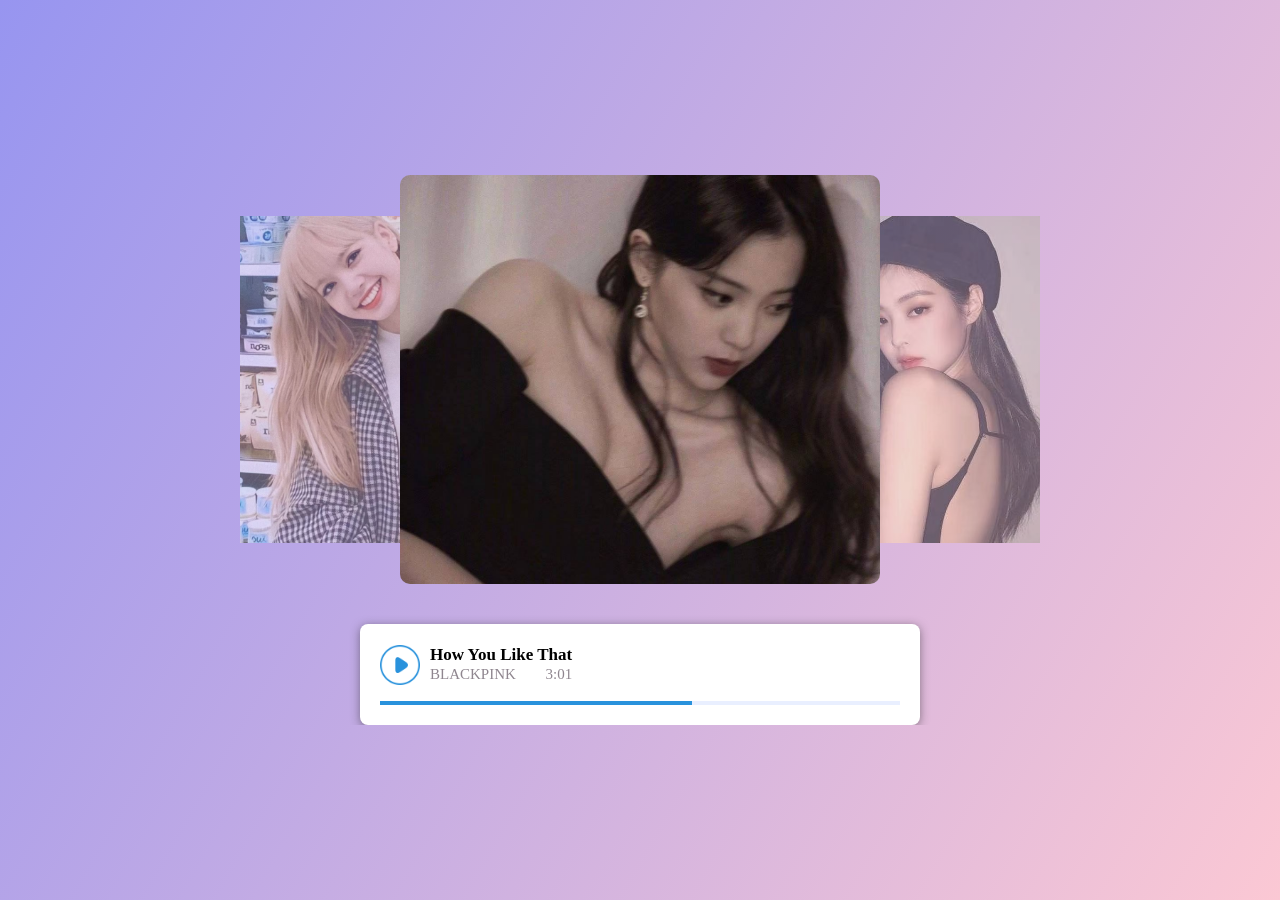
<file: 轮播图/index.html>
<!DOCTYPE html>
<html lang="en">

<head>
    <meta charset="UTF-8">
    <meta name="viewport" content="width=device-width, initial-scale=1.0">
    <title>轮播图</title>
    <link rel="stylesheet" href="./index.css">
</head>

<body>
    <div class="shell">
        <input type="radio" name="music" id="item1" checked>
        <input type="radio" name="music" id="item2">
        <input type="radio" name="music" id="item3">
        <div class="cards">
            <label class="card" for="item1" id="song1">
                <img src="./image/1.jpg">
            </label>
            <label class="card" for="item2" id="song2">
                <img src="./image/2.jpg">
            </label>
            <label class="card" for="item3" id="song3">
                <img src="./image/3.jpg">
            </label>
        </div>
        <div class="player">
            <div class="info-area">
                <img src="./image/play.png" id="play">
                <div class="info">
                    <div class="song-info">
                        <div class="title">How You Like That</div>
                        <div class="subheading">
                            <div class="singer">BLACKPINK</div>
                            <div class="time">3:01</div>
                        </div>
                    </div>
                    <div class="song-info">
                        <div class="title">DDU-DU DDU-DU</div>
                        <div class="subheading">
                            <div class="singer">BLACKPINK</div>
                            <div class="time">3:29</div>
                        </div>
                    </div>
                    <div class="song-info">
                        <div class="title">Kill This Love</div>
                        <div class="subheading">
                            <div class="singer">BLACKPINK</div>
                            <div class="time">3:09</div>
                        </div>
                    </div>
                </div>
            </div>
            <div class="progress-bar">
                <span class="progress"></span>
            </div>
        </div>
    </div>
</body>

</html>
</file>
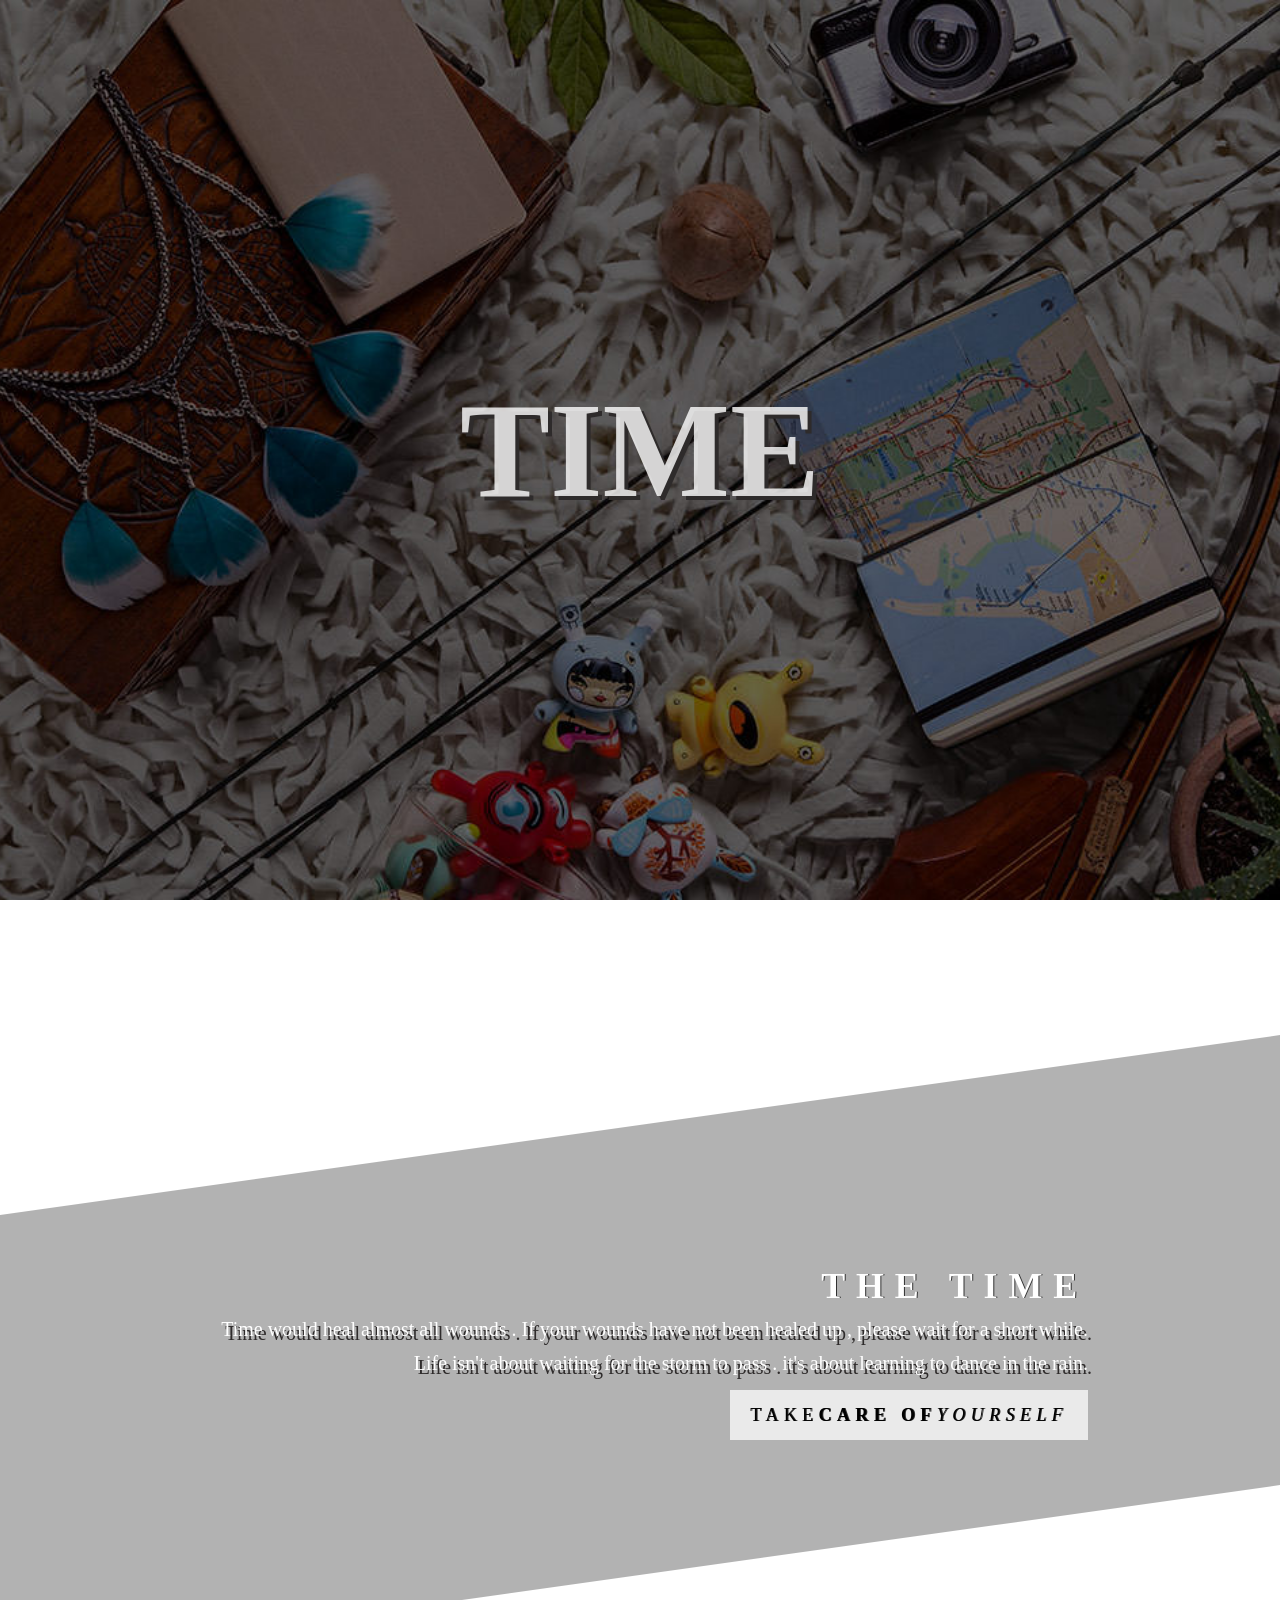
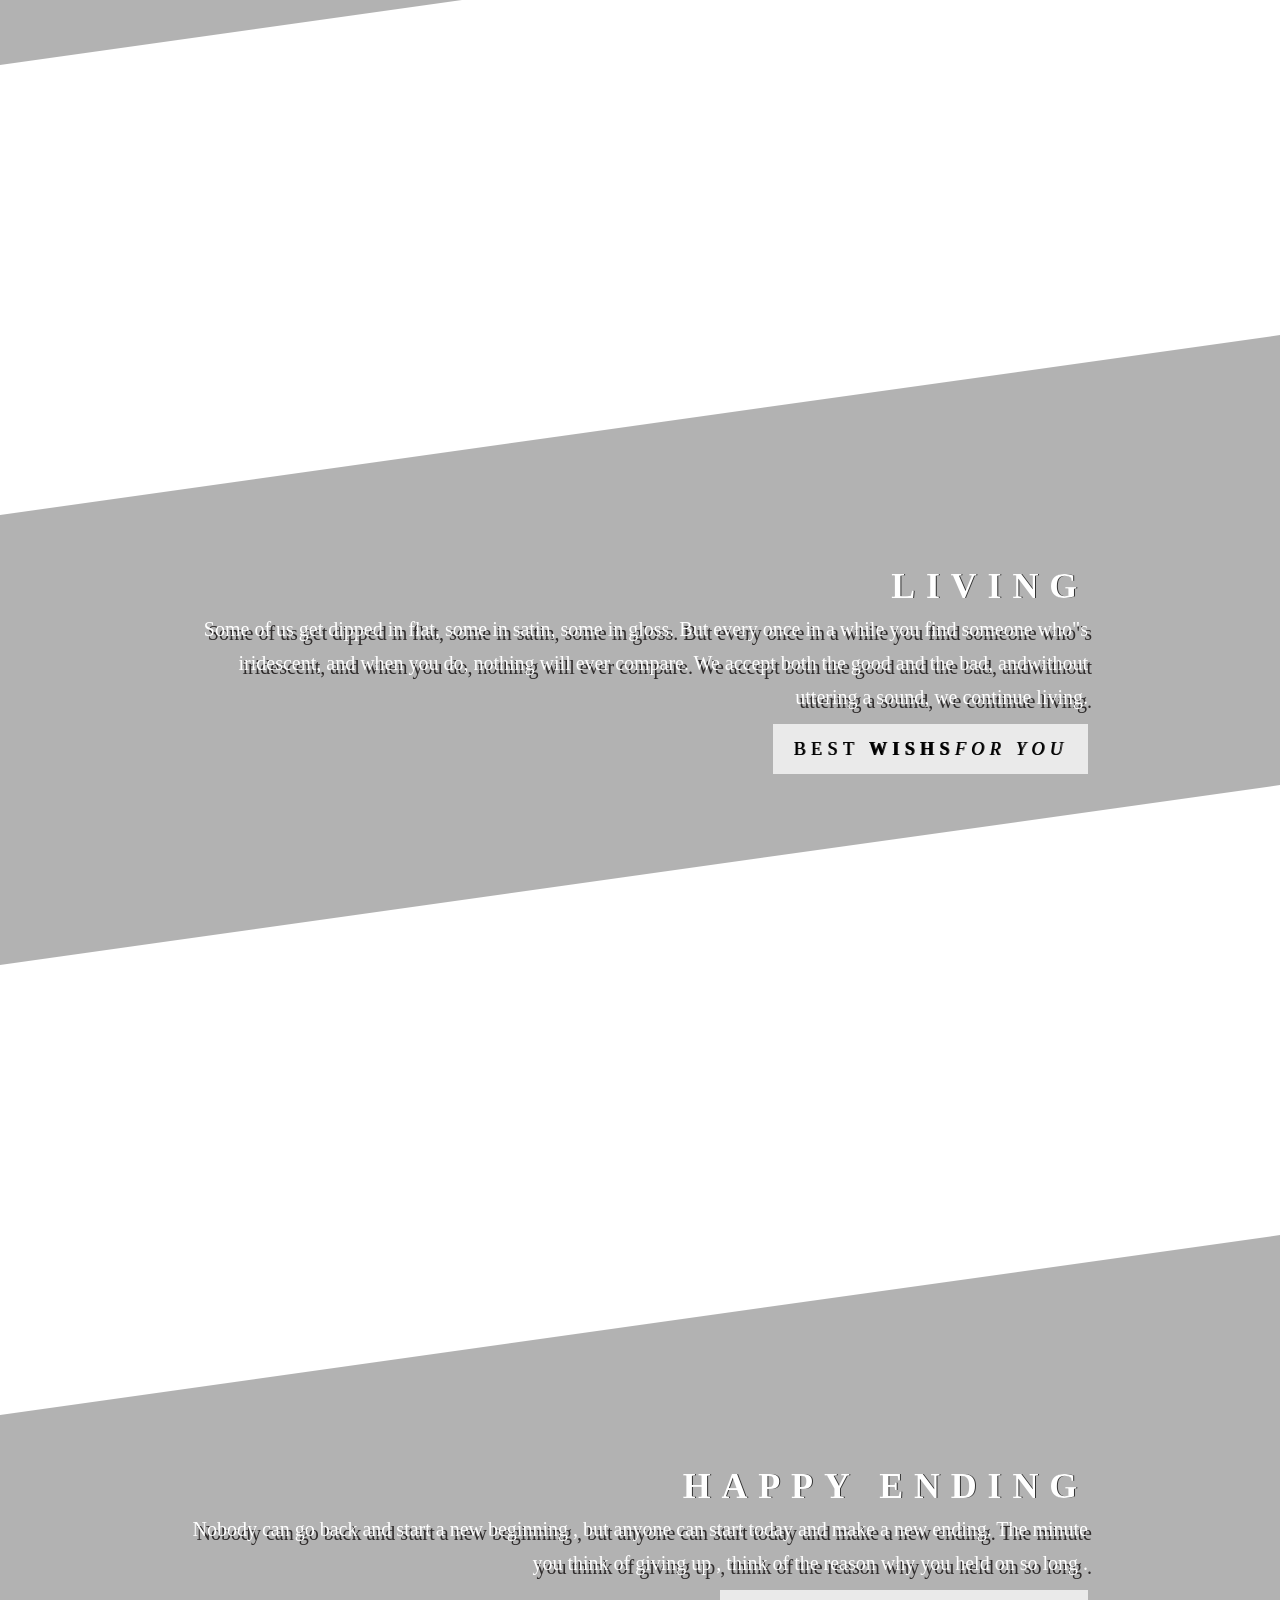
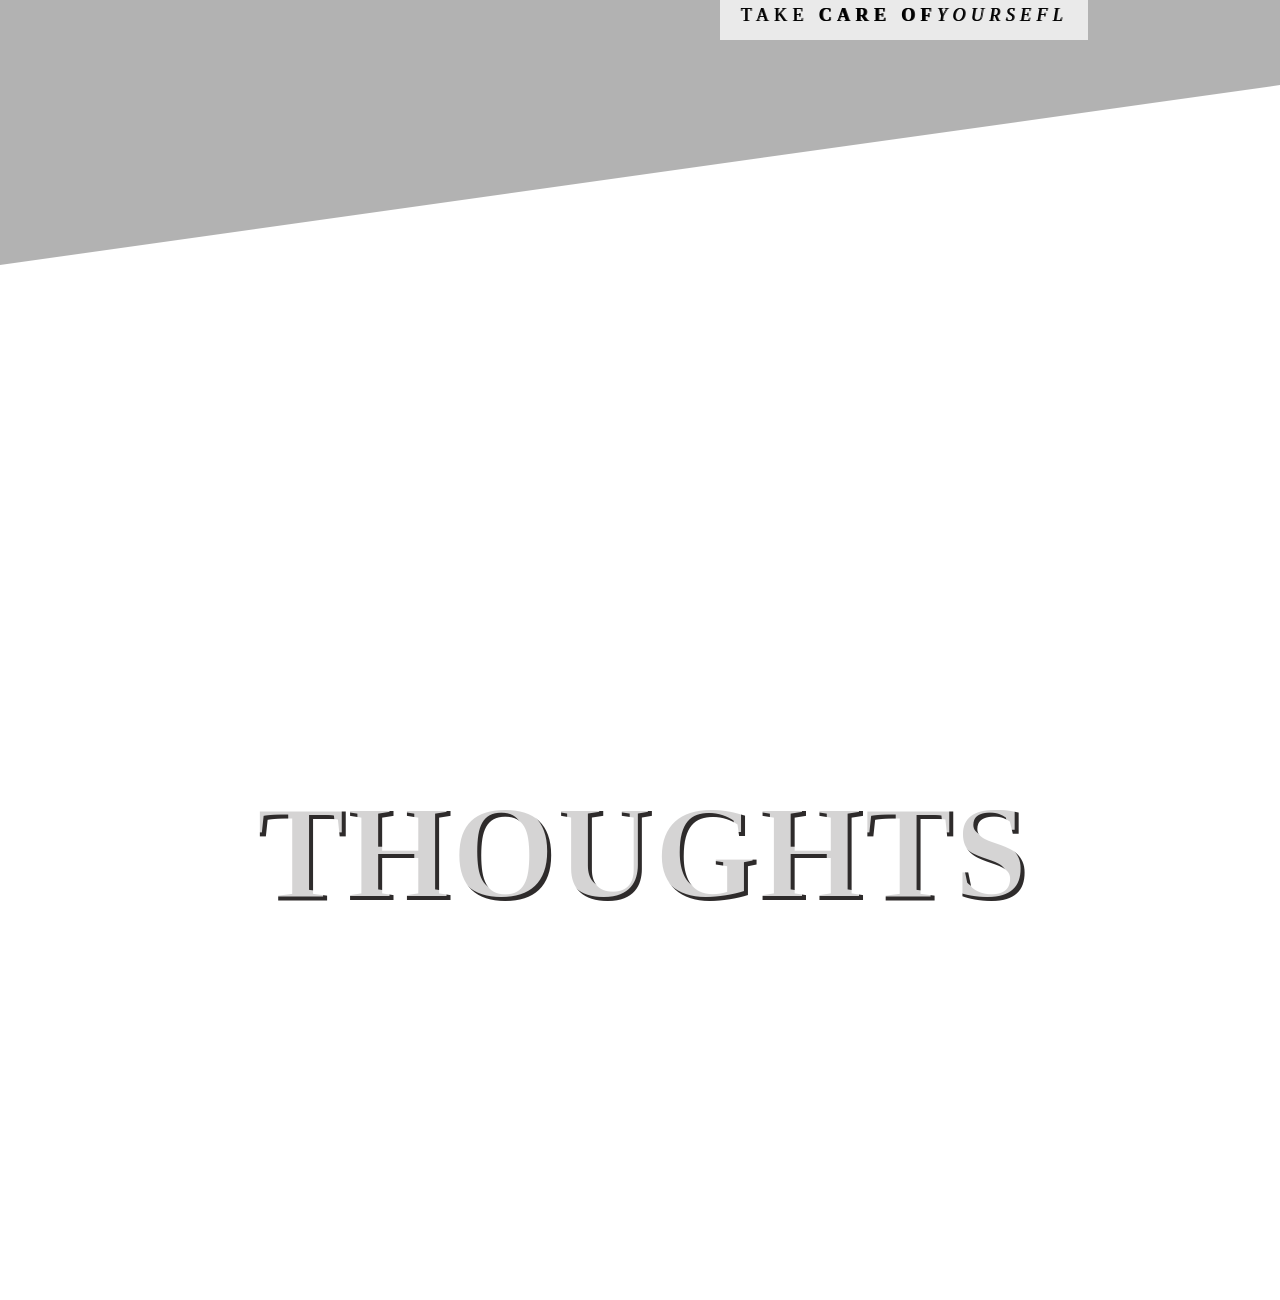
<file: 页面滚动视差效果(1)/index.html>
<!DOCTYPE html>
<html lang="en">
<head>
    <meta charset="UTF-8">
    <meta name="viewport" content="width=device-width, initial-scale=1.0">
    <title>页面滚动视差效果</title>
    <link rel="stylesheet" href="./index.css">
</head>
<body>
    <div class="container">
        <section id="img-one" class="img">
            <h1>TIME</h1>
        </section>
        <section class="content-one img">
            <div class="text-box">
                <div class="content">
                    <h2>THE TIME</h2>
                    <p>Time would heal almost all wounds . If your wounds have not been healed up , please wait for a
                        short while.
                        Life isn't about waiting for the storm to pass . it's about learning to dance in the rain.</p>
                    <p>
                        <a href="#" class="btn">TAKE<strong>CARE OF</strong><em>YOURSELF</em></a>
                    </p>
                </div>
            </div>
        </section>
        <section class="content-two img">
            <div class="text-box">
                <div class="content">
                    <h2>LIVING</h2>
                    <p>
                        Some of us get dipped in flat, some in satin, some in gloss. But every once in a while you find
                        someone who"s iridescent, and when you do, nothing will ever compare.
                        We accept both the good and the bad, andwithout uttering a sound, we continue living.
                    </p>
                    <p>
                        <a href="#" class="btn">BEST <strong>WISHS</strong><em>FOR YOU</em></a>
                    </p>
                </div>
            </div>
        </section>
        <section class="content-three img">
            <div class="text-box">
                <div class="content">
                    <h2>HAPPY ENDING</h2>
                    <p>
                        Nobody can go back and start a new beginning , but anyone can start today and make a new ending.
                        The minute you think of giving up , think of the reason why you held on so long .
                    </p>
                    <p>
                        <a href="#" class="btn">TAKE <strong>CARE OF</strong><em>YOURSEFL</em></a>
                    </p>
                </div>
            </div>
        </section>
        <section id="img-two" class="img">
            <h1>THOUGHTS</h1>
        </section>
    </div>
</body>
</html>
</file>
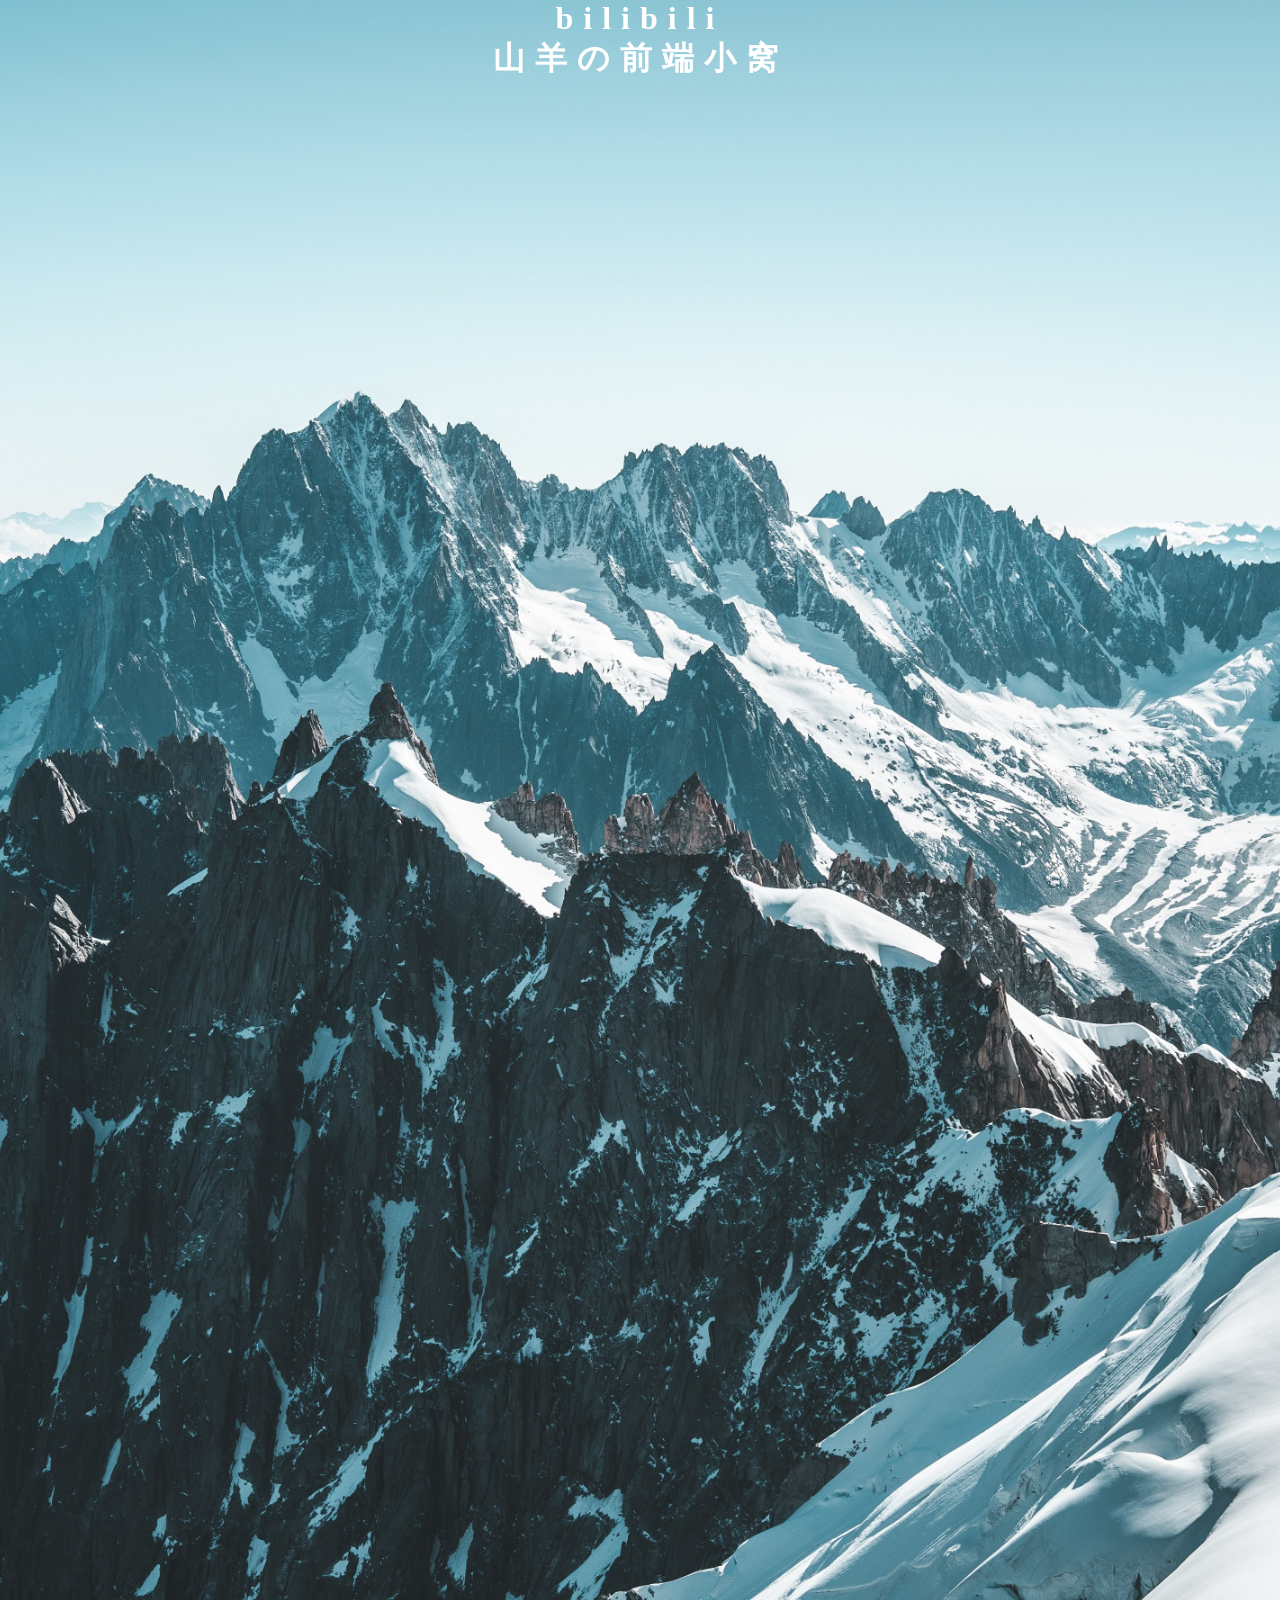
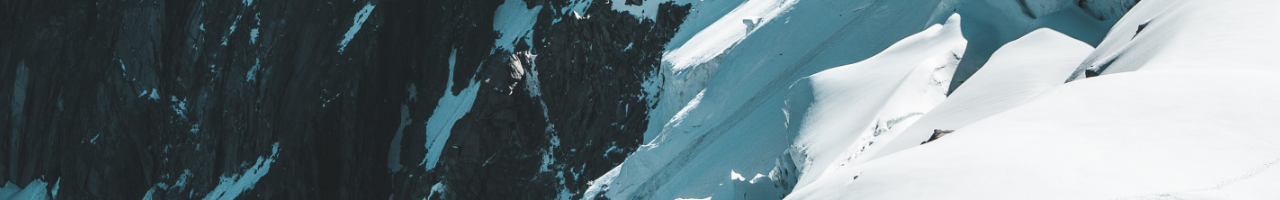
<file: 页面滚动视差效果(2)/index.html>
<!DOCTYPE html>
<html lang="en">

<head>
    <meta charset="UTF-8">
    <meta name="viewport" content="width=device-width, initial-scale=1.0">
    <title>页面滚动视差效果</title>
    <style>
        * {
            margin: 0;
            padding: 0;
        }

        body {
            height: 200vh;
        }

        .background {
            height: 200vh;
            background-image: url(./mountain.jpg);
            background-size: cover;
            background-position: 50%;
            font: 900 39rem '';
            line-height: 130vh;
            background-clip: text;
            color: transparent;
            position: relative;
            text-align: center;
        }

        .background::before {
            content: '';
            background-image: inherit;
            background-size: cover;
            background-position: 50%;
            position: absolute;
            inset: 0;
            z-index: -99;
        }

        h1 {
            position: absolute;
            width: 100%;
            color: #fff;
            letter-spacing: 10px;
            text-align: center;
        }
    </style>
</head>

<body>
    <h1>bilibili<br />山羊の前端小窝</h1>
    <div class="background">Goat</div>
    <script>
        const background = document.querySelector(".background");

        document.addEventListener("scroll", () => {
            const scrollY = window.scrollY;

            if (scrollY !== 0) {
                background.style.backgroundPosition = `calc(50% + ${scrollY}px) calc(50% + ${scrollY}px)`;
            } else {
                background.style.backgroundPosition = "";
            }
        })
    </script>
</body>

</html>
</file>
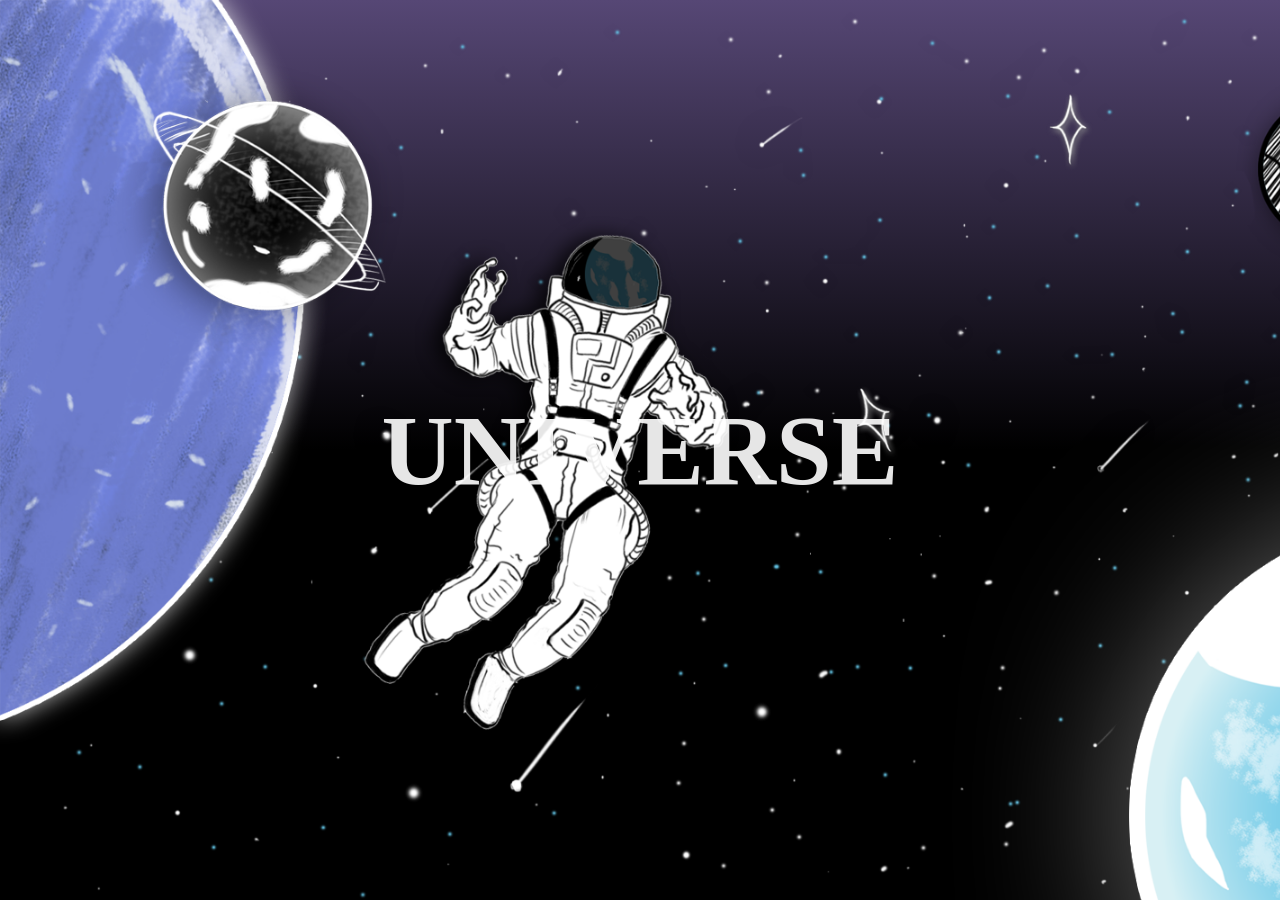
<file: 鼠标移动响应效果/index.html>
<!DOCTYPE html>
<html lang="en">

<head>
    <meta charset="UTF-8">
    <meta name="viewport" content="width=device-width, initial-scale=1.0">
    <title>鼠标移动响应效果</title>
    <style>
        * {
            margin: 0;
            padding: 0;
        }

        body {
            height: 100vh;
            background-image: linear-gradient(to bottom, rgb(86, 71, 117), #000, #000);
        }

        .shell {
            height: 100%;
            position: relative;
        }

        .shell h2 {
            position: absolute;
            left: 50%;
            top: 50%;
            transform: translate(-50%, -50%);
            z-index: 99;
            color: rgba(255, 255, 255, 0.9);
            font: 600 100px '优设标题黑';
        }

        .image {
            position: absolute;
            width: 100%;
            height: 100%;
            overflow: hidden;
        }

        .image div {
            position: absolute;
            width: 100%;
            height: 100%;
            background-size: cover;
        }

        .img1 {
            background-image: url(./image/1.png);
        }

        .img2 {
            background-image: url(./image/2.png);
        }

        .img3 {
            background-image: url(./image/3.png);
        }

        .img4 {
            background-image: url(./image/4.png);
            background-position: 30%;
        }

        .img5 {
            background-image: url(./image/5.png);
        }

        .img6 {
            background-image: url(./image/6.png);
            left: 400px;
            top: 350px;
        }
    </style>
</head>

<body>
    <div class="shell">
        <h2>UNIVERSE</h2>
        <div class="image">
            <div class="img1"></div>
            <div class="img2"></div>
            <div class="img3"></div>
            <div class="img4"></div>
            <div class="img5"></div>
            <div class="img6"></div>
        </div>
    </div>
    <script>
        const img1 = document.querySelector(".img1");
        const img3 = document.querySelector(".img3");
        const img4 = document.querySelector(".img4");
        const img5 = document.querySelector(".img5");
        document.addEventListener("mousemove", e => {
            const mouseX = e.clientX;
            const mouseY = e.clientY;

            const img1x = img1.offsetLeft;
            const img1y = img1.offsetTop;

            const img3x = img3.offsetLeft;
            const img3y = img3.offsetTop;

            const img4x = img4.offsetLeft;
            const img4y = img4.offsetTop;

            const img5x = img5.offsetLeft;
            const img5y = img5.offsetTop;

            const diff1x = (mouseX - img1x) / 45;
            const diff1y = (mouseY - img1y) / 45;

            const diff3x = (mouseX - img3x) / 18;
            const diff3y = (mouseY - img3y) / 18;

            const diff4x = (mouseX - img4x) / 30;
            const diff4y = (mouseY - img4y) / 30;

            const diff5x = (mouseX - img5x) / 8;
            const diff5y = (mouseY - img5y) / 8;

            img1.style.transform = `translate(${diff1x}px,${diff1y}px)`;
            img3.style.transform = `translate(${diff3x}px,${diff3y}px)`;
            img4.style.transform = `translate(${diff4x}px,${diff4y}px)`;
            img5.style.transform = `translate(${diff5x}px,${diff5y}px)`;
        })
    </script>
</body>

</html>
</file>
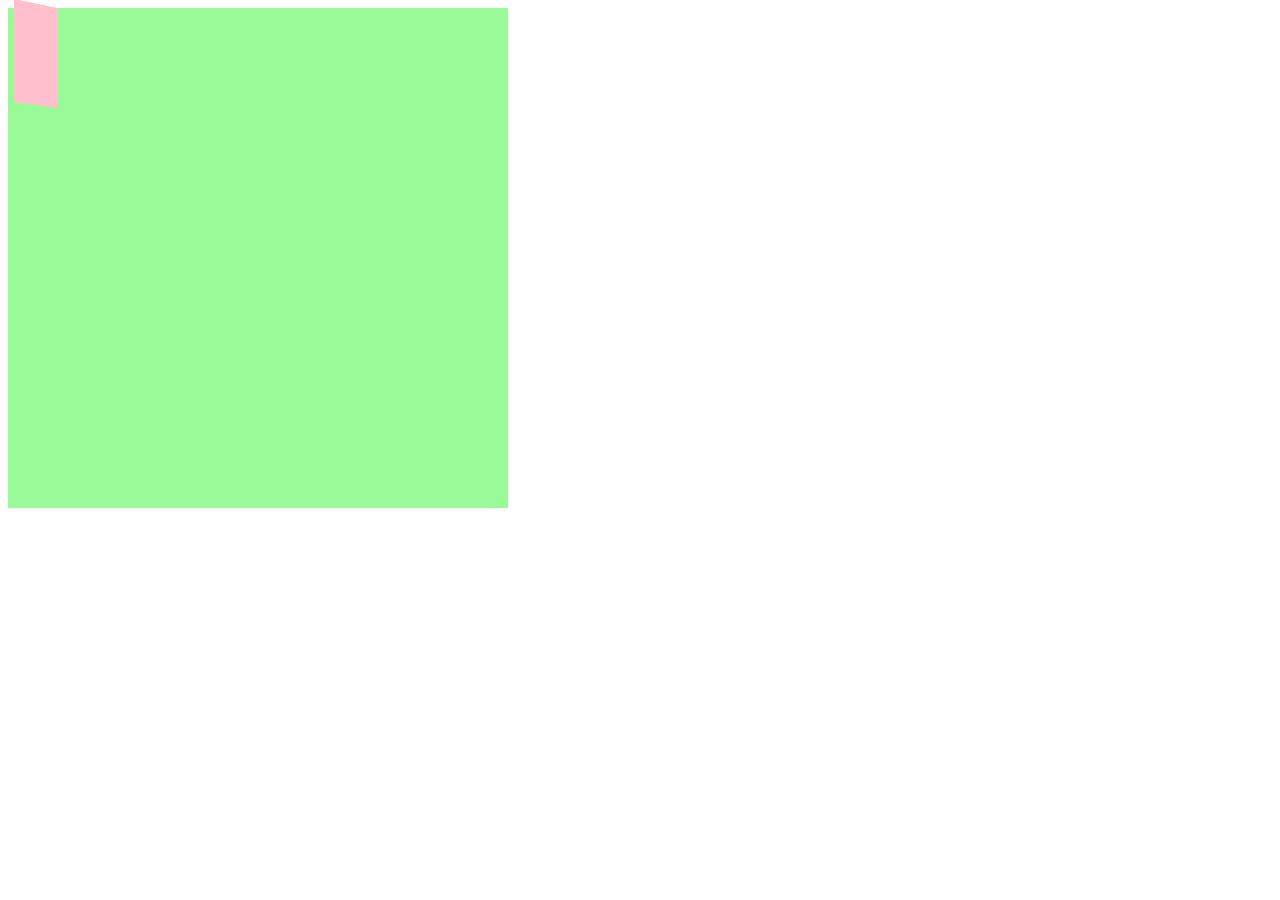
<file: 轮播图/transform-style.html>
<!DOCTYPE html>
<html lang="en">

<head>
    <meta charset="UTF-8">
    <meta name="viewport" content="width=device-width, initial-scale=1.0">
    <title>Document</title>
    <style>
        .container {
            width: 500px;
            height: 500px;
            background-color: palegreen;
            transform-style: preserve-3d;
            perspective: 1000px;
        }

        .child {
            width: 100px;
            height: 100px;
            background-color: pink;
            /* transition: transform 0.5s ease; */
            transform: rotateY(45deg);
        }
    </style>
</head>

<body>
    <div class="container">
        <div class="child"></div>
    </div>
</body>

</html>
</file>
<file: 轮播图/index.css>
* {
    margin: 0;
    padding: 0;
}

body {
    display: flex;
    justify-content: center;
    align-items: center;
    height: 100vh;
    background-image: linear-gradient(120deg, #9795f0 0%, #fbc8d4 100%);
}

input[type=radio] {
    display: none;
}

.shell {
    width: min(100%, 800px);
    height: min(100%, 550px);
    /* transform-style: preserve-3d; */
    display: flex;
    flex-direction: column;
    justify-content: center;
    align-items: center;
    overflow: hidden;
}

.cards {
    width: 100%;
    height: 100%;
    position: relative;
    margin-bottom: 20px;
}

.card {
    position: absolute;
    width: 60%;
    height: 100%;
    left: 0;
    right: 0;
    margin: auto;
    transition: transform 0.5s ease;
    cursor: pointer;
}

.card img {
    width: 100%;
    height: 100%;
    border-radius: 10px;
    object-fit: cover;
}

#item1:checked~.cards #song1,
#item2:checked~.cards #song2,
#item3:checked~.cards #song3 {
    transform: translateX(0) scale(1);
    opacity: 1;
    z-index: 1;
}

#item1:checked~.cards #song2,
#item2:checked~.cards #song3,
#item3:checked~.cards #song1 {
    transform: translateX(50%) scale(0.8);
    opacity: 0.6;
    z-index: 0;
}

#item1:checked~.cards #song3,
#item2:checked~.cards #song1,
#item3:checked~.cards #song2 {
    transform: translatex(-50%) scale(0.8);
    opacity: 0.6;
    z-index: 0;
}

.player {
    width: 65%;
    padding: 20px;
    margin-top: 20px;
    background-color: #fff;
    border-radius: 8px;
    box-shadow: 0px 2px 10px rgba(40, 40, 40, 0.5);
}

.info-area {
    height: 42px;
    margin-bottom: 15px;
    position: relative;
    display: flex;
    align-items: center;
    overflow: hidden;
}

#play {
    width: 40px;
}

.info {
    width: calc(100%-50px);
    position: absolute;
    left: 50px;
    top: 0;
    transition: transform 0.5 ease-in;
}

.song-info {
    height: 42px;
}

.title {
    font: 700 17px '';
    line-height: 22px;
}

.subheading {
    display: flex;
    color: #8f868f;
    font-size: 15px;
}

.time {
    margin-left: auto;
}

#item1:checked~.player .info {
    transform: translateY(0);
}

#item2:checked~.player .info {
    transform: translateY(-42px);
}

#item3:checked~.player .info {
    transform: translateY(-84px);
}

.progress-bar {
    width: 100%;
    height: 4px;
    background-color: #e9efff;
}

.progress {
    display: block;
    width: 60%;
    height: 100%;
    background-color: #2992dc;
}
</file>
<file: 页面滚动视差效果(1)/index.css>
* {
    margin: 0;
    padding: 0;
    box-sizing: border-box;
}

.container {
    width: 100%;
}

section {
    height: 100vh;
    position: relative;
    color: rgba(255, 255, 255, .8);
    font-size: 10vh;
    font-family: 'modern_no._20regular', serif;
    text-shadow: 4px 4px rgb(46, 43, 43);
    display: flex;
    justify-content: center;
    align-items: center;
}

.img {
    background-size: cover;
    background-position: center;
    background-attachment: fixed;
    user-select: none;
}

#img-one {
    background-image: url(./image/img2.jpg);
}

#img-two {
    background-image: url(./image/img4.jpg);
}

.content-one {
    background-image: url(./image/img1.jpg);
}

.content-two {
    background-image: url(./image/img2.jpg);
}

.content-three {
    background-image: url(./image/img3.jpg);
}

.text-box {
    width: 100%;
    height: 50%;
    position: absolute;
    top: 25%;
    text-align: center;
    background-color: rgba(0, 0, 0, .3);
    transform-origin: center bottom;
    transform: skew(0, -8deg);
}

.content {
    display: inline-block;
    text-align: right;
    margin: 40px 0 10px;
    width: 70%;
    transform: skew(0, 8deg);
}

.content h2 {
    margin: 100px 0 5px;
    font-size: 36px;
    text-shadow: 1px 0px #323232;
    letter-spacing: 0.3em;
    text-transform: uppercase;
    color: #fff;
}

.content p {
    font-size: 20px;
    line-height: 1.7;
    margin-bottom: 10px;
    color: #fff;
}

.btn {
    display: inline-block;
    font-size: 90%;
    letter-spacing: 0.3em;
    text-shadow: 1px 0px #323232;
    line-height: 2.8;
    background-color: #eaeaea;
    color: #000;
    white-space: nowrap;
    text-decoration: none;
    padding: 0 20px;
}
</file>
